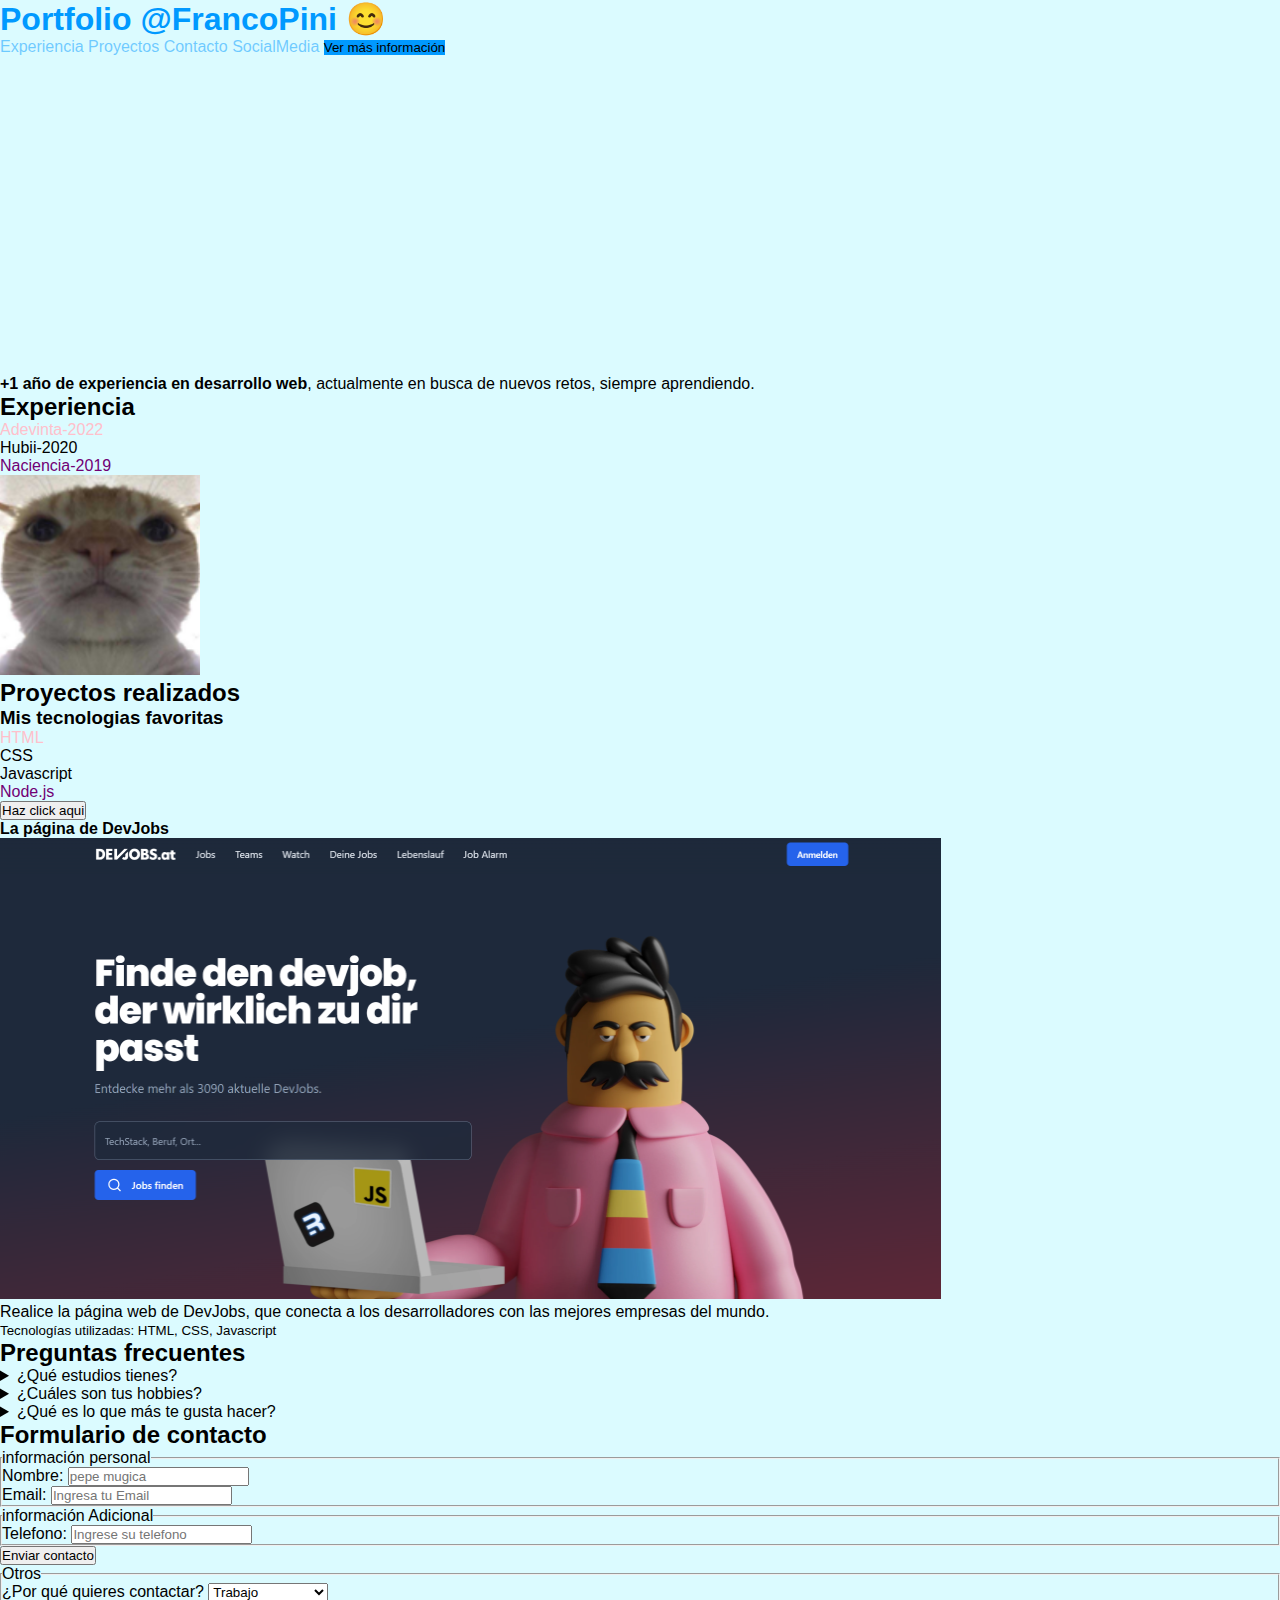
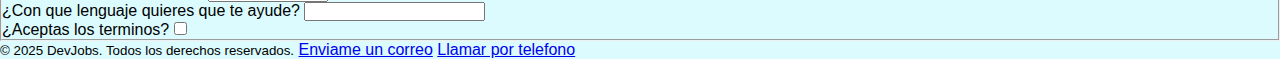
<file: 00-1-curso_completo-html/index.html>
<!DOCTYPE html>
<html lang="en">
  <head>
    <meta charset="UTF-8" />
    <meta name="viewport" content="width=device-width, initial-scale=1.0" />
    <meta http-equiv="X-UA-Compatible" content="ie=edge" />
    <meta name="description" content="Portfolio Franco Pini" />
    <meta
      name="description"
      content="Este es el portfolio de un desarrollador miau miau" />
    <!--
      <meta
      name="theme-color"
      content="#09f" />
    -->
    <link rel="stylesheet" href="./styles.css" />
    <title>Portfolio FranDev</title>
  </head>
  <body>
    <header>
      <h1>Portfolio @FrancoPini 😊</h1>
      <nav>
        <a class="link" href="#experiencia">Experiencia</a>
        <a class="link" href="#proyectos">Proyectos</a>
        <a class="link" href="#contacto">Contacto</a>
        <a
          class="link"
          href="https://www.jscamp.dev/html-y-css/que-es-css"
          target="_blank"
          rel="noreferrer"
          >SocialMedia</a
        >
        <button id="show">Ver más información</button>

        <dialog id="dialog">
          <h1>¿Sabías que puedes abrir una modal así?</h1>
          <p>Y es totalmente nativo!</p>
          <button id="hide">Cerrar modal</button>
        </dialog>

        <script>
          window.show.addEventListener("click", () => {
            window.dialog.showModal();
          });

          window.hide.addEventListener("click", () => {
            window.dialog.close();
          });
        </script>

        <!--El atributo rel="noreferrer" es para que el navegador no siga el enlace, porque es un link externo, y el problema puede dar todos los datos del usuario de donde viene, como su password o token o enlaces previos"-->
      </nav>
    </header>

    <!--  <dialog >
      <h2>¿Sabias que puedes abrir un modal asi?</h2>
      <p>Y es totalmente nativo!</p>
      <button>Cerrar modal</button>
    </dialog> -->

    <iframe
      width="560"
      height="315"
      src="https://www.youtube.com/embed/i9M7gdzlA7I?start=80"
      title="YouTube video player"
      frameborder="0"
      allow="accelerometer; autoplay; clipboard-write; encrypted-media; gyroscope; picture-in-picture"
      allowfullscreen>
    </iframe>

    <main>
      <p class="description">
        <strong>+1 año de experiencia en desarrollo web</strong>, actualmente en
        busca de nuevos retos, siempre aprendiendo.
      </p>
      <h2 id="experiencia">Experiencia</h2>
      <ul>
        <li class="list-item">Adevinta-2022</li>
        <li class="list-item">Hubii-2020</li>
        <li class="list-item">Naciencia-2019</li>
      </ul>
      <img
        id="photo-image"
        width="200px"
        height="200px"
        title="Foto de gato programador"
        alt="Una fotografia de un gato programador"
        src="./images/Captura de pantalla 2025-07-23 164405.png" />

      <h2 id="proyectos">Proyectos realizados</h2>
      <aside>
        <header>
          <h3>Mis tecnologias favoritas</h3>
          <ol>
            <li>HTML</li>
            <li>CSS</li>
            <li>Javascript</li>
            <li>Node.js</li>
          </ol>
        </header>
      </aside>

      <button>Haz click aqui</button>

      <section>
        <article>
          <header>
            <h4>La página de DevJobs</h4>
            <img
              src="./images/image.png"
              alt="Página de DevJobs"
              loading="lazy"
              width="941px"
              height="461px" />
            <!--El atributo loading="lazy" es para que la imagen se cargue cuando se hace scroll, para mejorar el rendimiento, y no tener que esperar a que se cargue toda la imagen-->
          </header>
          <p>
            Realice la página web de DevJobs, que conecta a los desarrolladores
            con las mejores empresas del mundo.
          </p>
          <footer>
            <small> Tecnologías utilizadas: HTML, CSS, Javascript </small>
          </footer>
        </article>
      </section>

      <section>
        <h2>Preguntas frecuentes</h2>

        <details>
          <summary>¿Qué estudios tienes?</summary>
          <p>
            Estudié en la Facultad de Informática, la carrera de Desarrollo de
            Software.
          </p>
        </details>

        <details>
          <summary>¿Cuáles son tus hobbies?</summary>
          <p>Tengo un gato, y me gusta jugar al fútbol y hacer deporte.</p>
        </details>

        <details>
          <summary>¿Qué es lo que más te gusta hacer?</summary>
          <p>
            Me gusta hacer deporte, jugar al fútbol y ver películas con mi gato.
          </p>
        </details>
      </section>

      <section>
        <h2>Formulario de contacto</h2>
        <form method="post" action="/">
          <fieldset>
            <!--Es una etiqueta que agrupa los diferentes tipos de inputs-->
            <legend>información personal</legend>
            <label for="name">Nombre:</label>
            <input
              type="text"
              id="name"
              name="name"
              placeholder="pepe mugica"
              required />
            <div>
              <label for="email">Email:</label>
              <input
                type="email"
                id="email"
                placeholder="Ingresa tu Email"
                required />
            </div>
          </fieldset>

          <fieldset>
            <legend>información Adicional</legend>
            <div>
              <label>Telefono:</label>
              <input
                type="tel"
                id="number"
                placeholder="Ingrese su telefono"
                required />
            </div>
          </fieldset>
          <input type="submit" value="Enviar contacto" />

          <fieldset>
            <legend>Otros</legend>
            <div>
              <label for="why">¿Por qué quieres contactar?</label>
              <select name="why" id="why">
                <option value="1">Trabajo</option>
                <option value="2">Duda</option>
                <option value="3">Más información</option>
              </select>
            </div>
            <div>
              <datalist id="lenguages">
                <option value="Javascript"></option>
                <option value="Python"></option>
                <option value="C#"></option>
                <option value="Rust"></option>
              </datalist>
              <label>
                ¿Con que lenguaje quieres que te ayude?
                <input list="lenguages" name="lenguages" />
              </label>
            </div>
            <div>
              <label for="terms">¿Aceptas los terminos?</label>
              <input type="checkbox" id="terms" name="terms" required />
            </div>
          </fieldset>
        </form>
      </section>
    </main>

    <footer>
      <small>© 2025 DevJobs. Todos los derechos reservados.</small>

      <a href="mailto:Oq2Ct@example.com">Enviame un correo</a>
      <a href="tel:123456789">Llamar por telefono </a>
    </footer>
  </body>
</html>
</file>
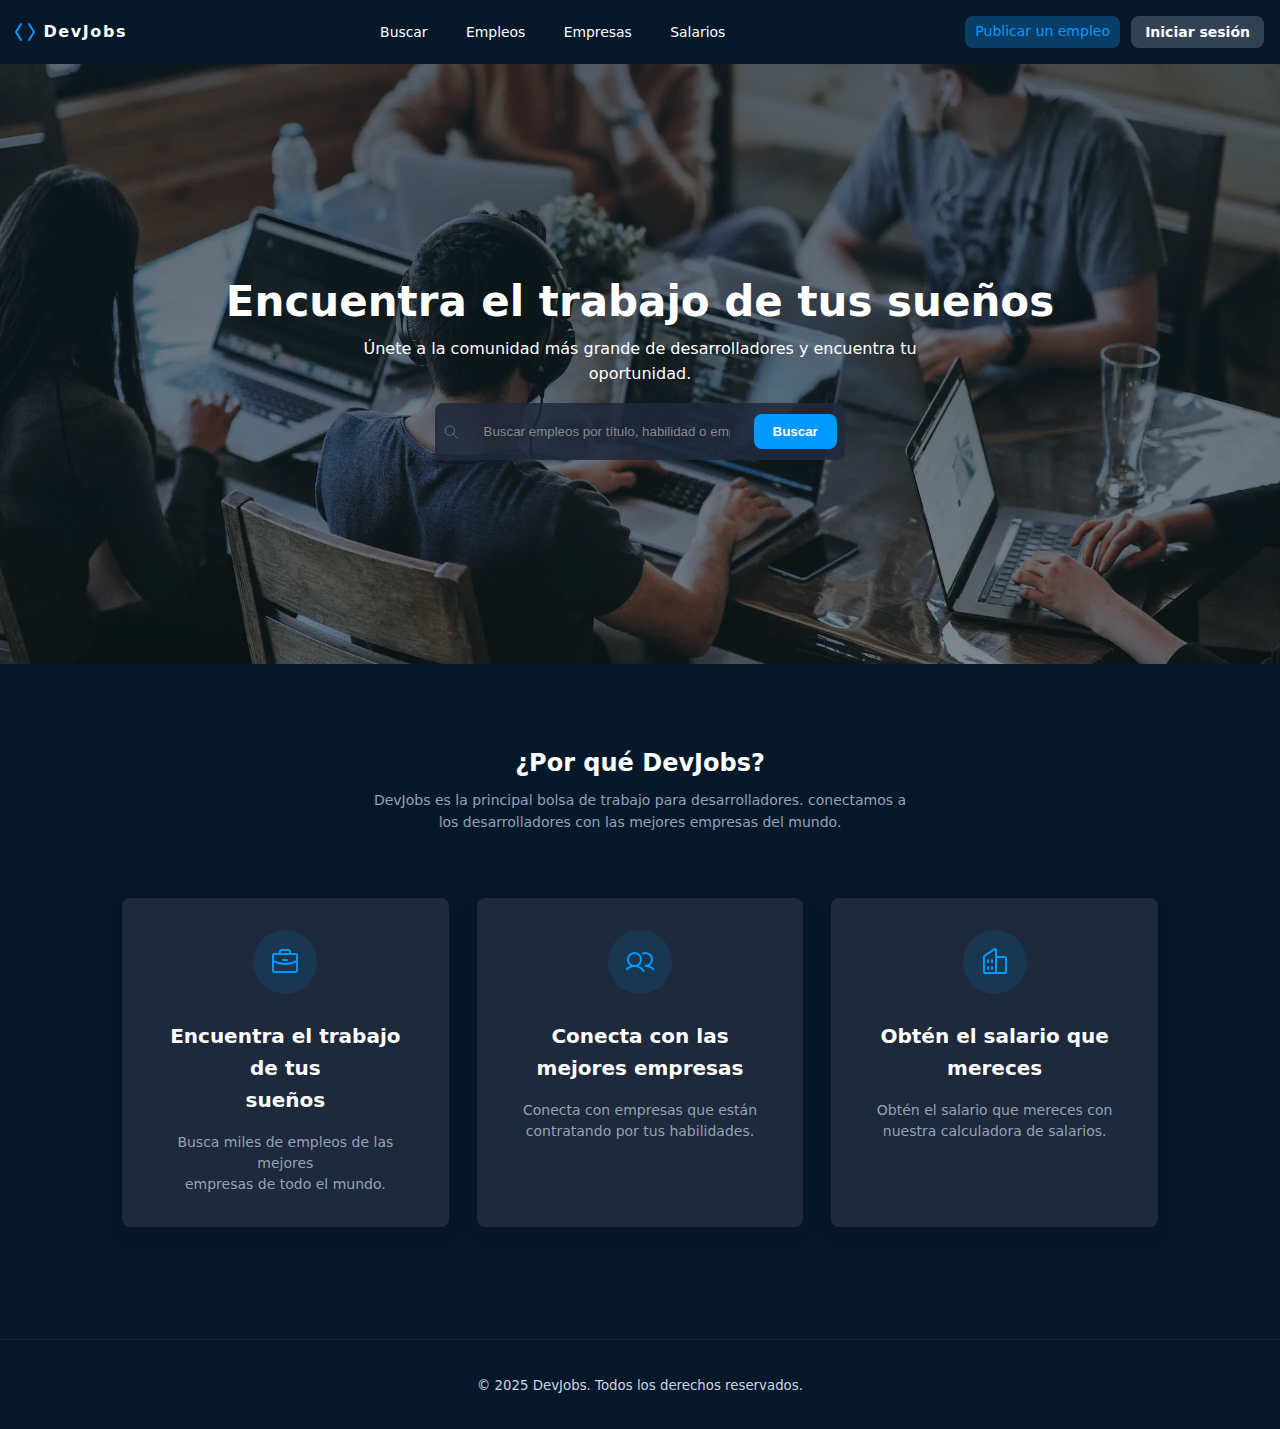
<file: 00-html-css/index.html>
<!DOCTYPE html>
<html lang="es">
  <head>
    <meta charset="UTF-8" />
    <meta name="viewport" content="width=device-width, initial-scale=1.0" />
    <meta http-equiv="X-UA-Compatible" content="ie=edge" />
    <link rel="stylesheet" href="./index.css" />
    <link rel="icon" href="./images/en.devjobs.de_favicon_16x16.png" />
    <meta
      name="description"
      content="DevJobs es la plataforma por excelencia para desarrolladores, donde podrás encontrar el trabajo de tus sueños" />
    <title>DevJobs</title>
  </head>

  <body>
    <header class="site-header">
      <div class="site-brand">
        <svg
          class="icon"
          xmlns="http://www.w3.org/2000/svg"
          width="24"
          height="24"
          viewBox="0 0 24 24"
          fill="none"
          stroke="currentColor"
          stroke-width="2"
          stroke-linecap="round"
          stroke-linejoin="round">
          <path stroke="none" d="M0 0h24v24H0z" fill="none" />
          <path d="M8 4l-5 8l5 8" />
          <path d="M16 4l5 8l-5 8" />
        </svg>
        <a class="site-brand__title" href="index.html">DevJobs</a>
      </div>

      <!--Los atributos de rel noopener es para que no abra ciertos datos, y el noreferrer es para que no se muestre la referencia por ejemplo de donde viene el usuario desde la url-->
      <nav class="nav">
        <div class="nav__links">
          <a class="nav__link" href="">Buscar</a>
          <a
            class="nav__link"
            rel="noopener noreferrer"
            href="empleos/empleos.html"
            >Empleos</a
          >
          <a class="nav__link" href="">Empresas</a>
          <a class="nav__link" href="">Salarios</a>
        </div>

        <div class="nav__actions">
          <a class="btn btn--ghost" href="">Publicar un empleo</a>
          <a class="btn btn--primary" href="">Iniciar sesión</a>
        </div>
      </nav>
    </header>

    <main class="site-main">
      <section class="hero">
        <img
          loading="lazy"
          class="hero__image"
          src="./images/background.webp"
          alt="Es una fondo de desarrolladores programando" />
        <h1 class="hero__title">Encuentra el trabajo de tus sueños</h1>
        <p class="hero__lead">
          Únete a la comunidad más grande de desarrolladores y encuentra tu<br />
          <span class="hero__oportunidad">oportunidad.</span>
        </p>

        <form role="search" class="search-form">
          <svg
            class="icon icon--search"
            xmlns="http://www.w3.org/2000/svg"
            width="24"
            height="24"
            viewBox="0 0 24 24"
            fill="none"
            stroke="currentColor"
            stroke-width="1"
            stroke-linecap="round"
            stroke-linejoin="round">
            <path stroke="none" d="M0 0h24v24H0z" fill="none" />
            <path d="M10 10m-7 0a7 7 0 1 0 14 0a7 7 0 1 0 -14 0" />
            <path d="M21 21l-6 -6" />
          </svg>

          <input
            class="search-form__input"
            required
            type="text"
            placeholder="Buscar empleos por título, habilidad o empresa" />
          <button class="btn btn--search" type="submit">Buscar</button>
        </form>
      </section>

      <section class="features">
        <header class="features__header">
          <h2 class="features__title">¿Por qué DevJobs?</h2>
          <p class="features__lead">
            DevJobs es la principal bolsa de trabajo para desarrolladores.
            conectamos a <br />los desarrolladores con las mejores empresas del
            mundo.
          </p>
        </header>

        <footer class="features__grid">
          <article class="card">
            <svg
              class="card__icon"
              fill="currentColor"
              height="32"
              viewBox="0 0 256 256"
              width="32"
              xmlns="http://www.w3.org/2000/svg"
              aria-hidden="true">
              <path
                d="M216,56H176V48a24,24,0,0,0-24-24H104A24,24,0,0,0,80,48v8H40A16,16,0,0,0,24,72V200a16,16,0,0,0,16,16H216a16,16,0,0,0,16-16V72A16,16,0,0,0,216,56ZM96,48a8,8,0,0,1,8-8h48a8,8,0,0,1,8,8v8H96ZM216,72v41.61A184,184,0,0,1,128,136a184.07,184.07,0,0,1-88-22.38V72Zm0,128H40V131.64A200.19,200.19,0,0,0,128,152a200.25,200.25,0,0,0,88-20.37V200ZM104,112a8,8,0,0,1,8-8h32a8,8,0,0,1,0,16H112A8,8,0,0,1,104,112Z"></path>
            </svg>
            <h3 class="card__title">
              Encuentra el trabajo de tus <br />sueños
            </h3>
            <p class="card__text">
              Busca miles de empleos de las mejores <br />
              empresas de todo el mundo.
            </p>
          </article>

          <article class="card">
            <svg
              class="card__icon"
              fill="currentColor"
              height="32"
              viewBox="0 0 256 256"
              width="32"
              xmlns="http://www.w3.org/2000/svg"
              aria-hidden="true">
              <path
                d="M117.25,157.92a60,60,0,1,0-66.5,0A95.83,95.83,0,0,0,3.53,195.63a8,8,0,1,0,13.4,8.74,80,80,0,0,1,134.14,0,8,8,0,0,0,13.4-8.74A95.83,95.83,0,0,0,117.25,157.92ZM40,108a44,44,0,1,1,44,44A44.05,44.05,0,0,1,40,108Zm210.14,98.7a8,8,0,0,1-11.07-2.33A79.83,79.83,0,0,0,172,168a8,8,0,0,1,0-16,44,44,0,1,0-16.34-84.87,8,8,0,1,1-5.94-14.85,60,60,0,0,1,55.53,105.64,95.83,95.83,0,0,1,47.22,37.71A8,8,0,0,1,250.14,206.7Z"></path>
            </svg>
            <h3 class="card__title">Conecta con las mejores empresas</h3>
            <p class="card__text">
              Conecta con empresas que están contratando por tus habilidades.
            </p>
          </article>

          <article class="card">
            <svg
              class="card__icon"
              fill="currentColor"
              height="32"
              viewBox="0 0 256 256"
              width="32"
              xmlns="http://www.w3.org/2000/svg"
              aria-hidden="true">
              <path
                d="M240,208H224V96a16,16,0,0,0-16-16H144V32a16,16,0,0,0-24.88-13.32L39.12,72A16,16,0,0,0,32,85.34V208H16a8,8,0,0,0,0,16H240a8,8,0,0,0,0-16ZM208,96V208H144V96ZM48,85.34,128,32V208H48ZM112,112v16a8,8,0,0,1-16,0V112a8,8,0,1,1,16,0Zm-32,0v16a8,8,0,0,1-16,0V112a8,8,0,1,1,16,0Zm0,56v16a8,8,0,0,1-16,0V168a8,8,0,0,1,16,0Zm32,0v16a8,8,0,0,1-16,0V168a8,8,0,0,1,16,0Z"></path>
            </svg>
            <h3 class="card__title">Obtén el salario que mereces</h3>
            <p class="card__text">
              Obtén el salario que mereces con nuestra calculadora de salarios.
            </p>
          </article>
        </footer>
      </section>
    </main>

    <footer class="site-footer">
      <small>© 2025 DevJobs. Todos los derechos reservados.</small>
    </footer>
  </body>
</html>
</file>
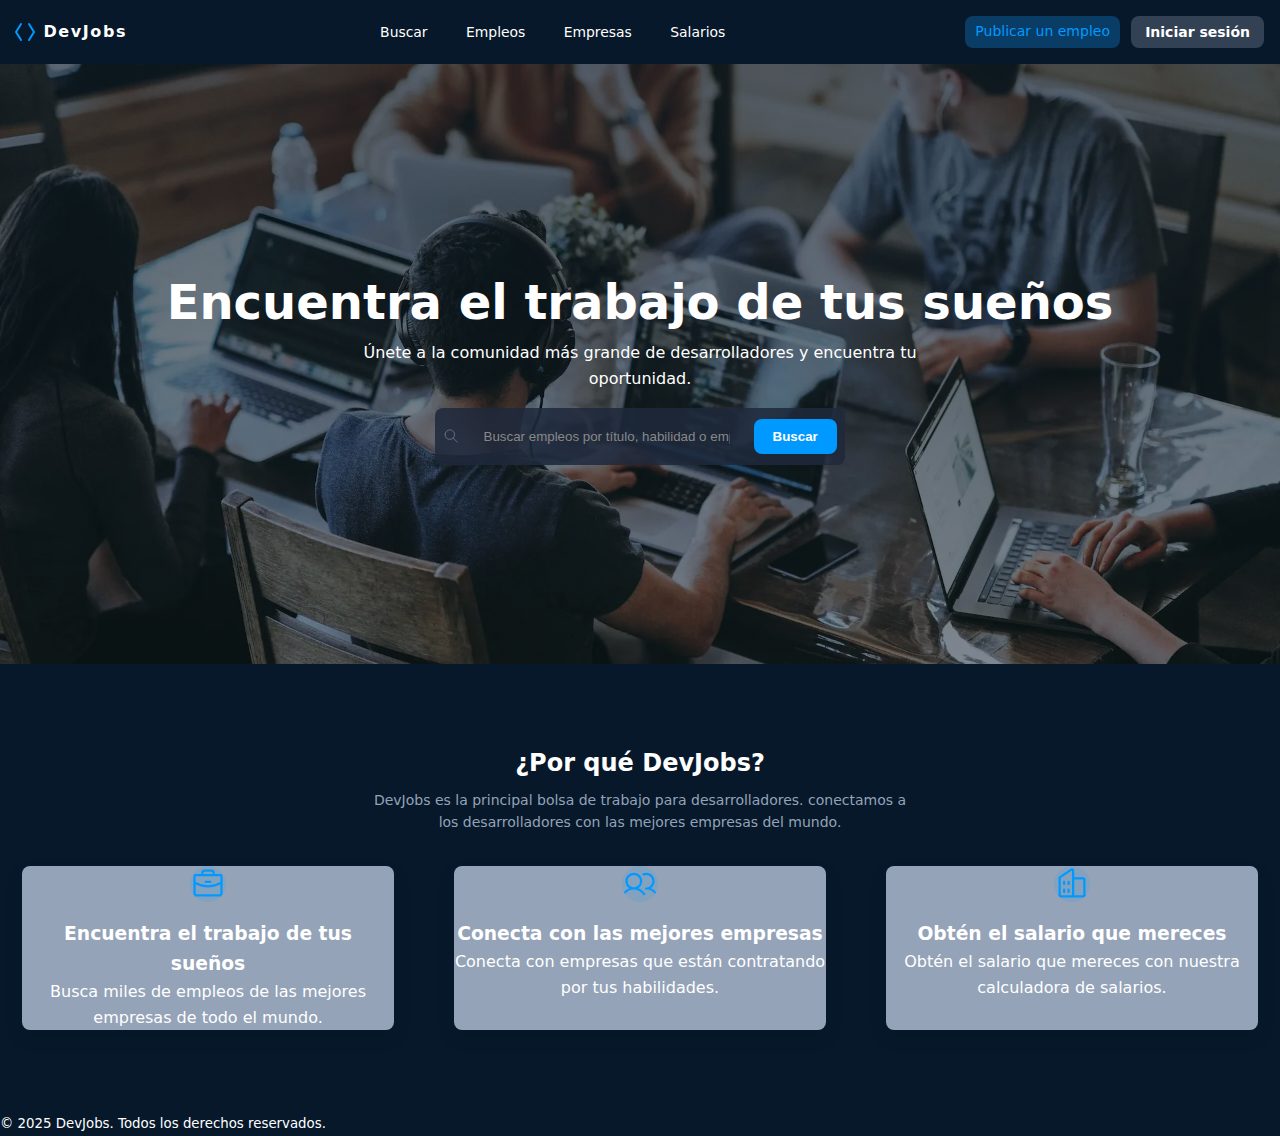
<file: 00-html-css/pagina-inicio.html>
<!DOCTYPE html>
<html lang="es">
  <head>
    <meta charset="UTF-8" />
    <meta name="viewport" content="width=device-width, initial-scale=1.0" />
    <meta http-equiv="X-UA-Compatible" content="ie=edge" />
    <link rel="stylesheet" href="./styles.css" />
    <meta
      name="description"
      content="DevJobs es la plataforma por excelencia para desarrolladores, donde podrás encontrar el trabajo de tus sueños" />
    <title>DevJobs</title>
  </head>

  <body>
    <header class="site-header">
      <div class="site-brand">
        <svg
          class="icon"
          xmlns="http://www.w3.org/2000/svg"
          width="24"
          height="24"
          viewBox="0 0 24 24"
          fill="none"
          stroke="currentColor"
          stroke-width="2"
          stroke-linecap="round"
          stroke-linejoin="round">
          <path stroke="none" d="M0 0h24v24H0z" fill="none" />
          <path d="M8 4l-5 8l5 8" />
          <path d="M16 4l5 8l-5 8" />
        </svg>
        <h2 class="site-brand__title">DevJobs</h2>
      </div>

      <nav class="nav">
        <div class="nav__links">
          <a class="nav__link" href="">Buscar</a>
          <a class="nav__link" href="">Empleos</a>
          <a class="nav__link" href="">Empresas</a>
          <a class="nav__link" href="">Salarios</a>
        </div>

        <div class="nav__actions">
          <a class="btn btn--ghost" href="">Publicar un empleo</a>
          <a class="btn btn--primary" href="">Iniciar sesión</a>
        </div>
      </nav>
    </header>

    <main class="site-main">
      <section class="hero">
        <img
          loading="lazy"
          class="hero__image"
          src="./background.webp"
          alt="Es una fondo de desarrolladores programando" />
        <h1 class="hero__title">Encuentra el trabajo de tus sueños</h1>
        <p class="hero__lead">
          Únete a la comunidad más grande de desarrolladores y encuentra tu<br />
          <span class="hero__oportunidad">oportunidad.</span>
        </p>

        <form role="search" class="search-form">
          <svg
            class="icon icon--search"
            xmlns="http://www.w3.org/2000/svg"
            width="24"
            height="24"
            viewBox="0 0 24 24"
            fill="none"
            stroke="currentColor"
            stroke-width="1"
            stroke-linecap="round"
            stroke-linejoin="round">
            <path stroke="none" d="M0 0h24v24H0z" fill="none" />
            <path d="M10 10m-7 0a7 7 0 1 0 14 0a7 7 0 1 0 -14 0" />
            <path d="M21 21l-6 -6" />
          </svg>

          <input
            class="search-form__input"
            required
            type="text"
            placeholder="Buscar empleos por título, habilidad o empresa" />
          <button class="btn btn--search" type="submit">Buscar</button>
        </form>
      </section>

      <section class="features">
        <header class="features__header">
          <h2 class="features__title">¿Por qué DevJobs?</h2>
          <p class="features__lead">
            DevJobs es la principal bolsa de trabajo para desarrolladores.
            conectamos a <br />los desarrolladores con las mejores empresas del
            mundo.
          </p>
        </header>

        <footer class="features__grid">
          <article class="card">
            <svg
              class="card__icon"
              fill="currentColor"
              height="32"
              viewBox="0 0 256 256"
              width="32"
              xmlns="http://www.w3.org/2000/svg"
              aria-hidden="true">
              <path
                d="M216,56H176V48a24,24,0,0,0-24-24H104A24,24,0,0,0,80,48v8H40A16,16,0,0,0,24,72V200a16,16,0,0,0,16,16H216a16,16,0,0,0,16-16V72A16,16,0,0,0,216,56ZM96,48a8,8,0,0,1,8-8h48a8,8,0,0,1,8,8v8H96ZM216,72v41.61A184,184,0,0,1,128,136a184.07,184.07,0,0,1-88-22.38V72Zm0,128H40V131.64A200.19,200.19,0,0,0,128,152a200.25,200.25,0,0,0,88-20.37V200ZM104,112a8,8,0,0,1,8-8h32a8,8,0,0,1,0,16H112A8,8,0,0,1,104,112Z"></path>
            </svg>
            <h3 class="card__title">
              Encuentra el trabajo de tus <br />sueños
            </h3>
            <p class="card__text">
              Busca miles de empleos de las mejores <br />
              empresas de todo el mundo.
            </p>
          </article>

          <article class="card">
            <svg
              class="card__icon"
              fill="currentColor"
              height="32"
              viewBox="0 0 256 256"
              width="32"
              xmlns="http://www.w3.org/2000/svg"
              aria-hidden="true">
              <path
                d="M117.25,157.92a60,60,0,1,0-66.5,0A95.83,95.83,0,0,0,3.53,195.63a8,8,0,1,0,13.4,8.74,80,80,0,0,1,134.14,0,8,8,0,0,0,13.4-8.74A95.83,95.83,0,0,0,117.25,157.92ZM40,108a44,44,0,1,1,44,44A44.05,44.05,0,0,1,40,108Zm210.14,98.7a8,8,0,0,1-11.07-2.33A79.83,79.83,0,0,0,172,168a8,8,0,0,1,0-16,44,44,0,1,0-16.34-84.87,8,8,0,1,1-5.94-14.85,60,60,0,0,1,55.53,105.64,95.83,95.83,0,0,1,47.22,37.71A8,8,0,0,1,250.14,206.7Z"></path>
            </svg>
            <h3 class="card__title">Conecta con las mejores empresas</h3>
            <p class="card__text">
              Conecta con empresas que están contratando por tus habilidades.
            </p>
          </article>

          <article class="card">
            <svg
              class="card__icon"
              fill="currentColor"
              height="32"
              viewBox="0 0 256 256"
              width="32"
              xmlns="http://www.w3.org/2000/svg"
              aria-hidden="true">
              <path
                d="M240,208H224V96a16,16,0,0,0-16-16H144V32a16,16,0,0,0-24.88-13.32L39.12,72A16,16,0,0,0,32,85.34V208H16a8,8,0,0,0,0,16H240a8,8,0,0,0,0-16ZM208,96V208H144V96ZM48,85.34,128,32V208H48ZM112,112v16a8,8,0,0,1-16,0V112a8,8,0,1,1,16,0Zm-32,0v16a8,8,0,0,1-16,0V112a8,8,0,1,1,16,0Zm0,56v16a8,8,0,0,1-16,0V168a8,8,0,0,1,16,0Zm32,0v16a8,8,0,0,1-16,0V168a8,8,0,0,1,16,0Z"></path>
            </svg>
            <h3 class="card__title">Obtén el salario que mereces</h3>
            <p class="card__text">
              Obtén el salario que mereces con nuestra calculadora de salarios.
            </p>
          </article>
        </footer>
      </section>
    </main>

    <footer class="site-footer">
      <small>© 2025 DevJobs. Todos los derechos reservados.</small>
    </footer>
  </body>
</html>
</file>
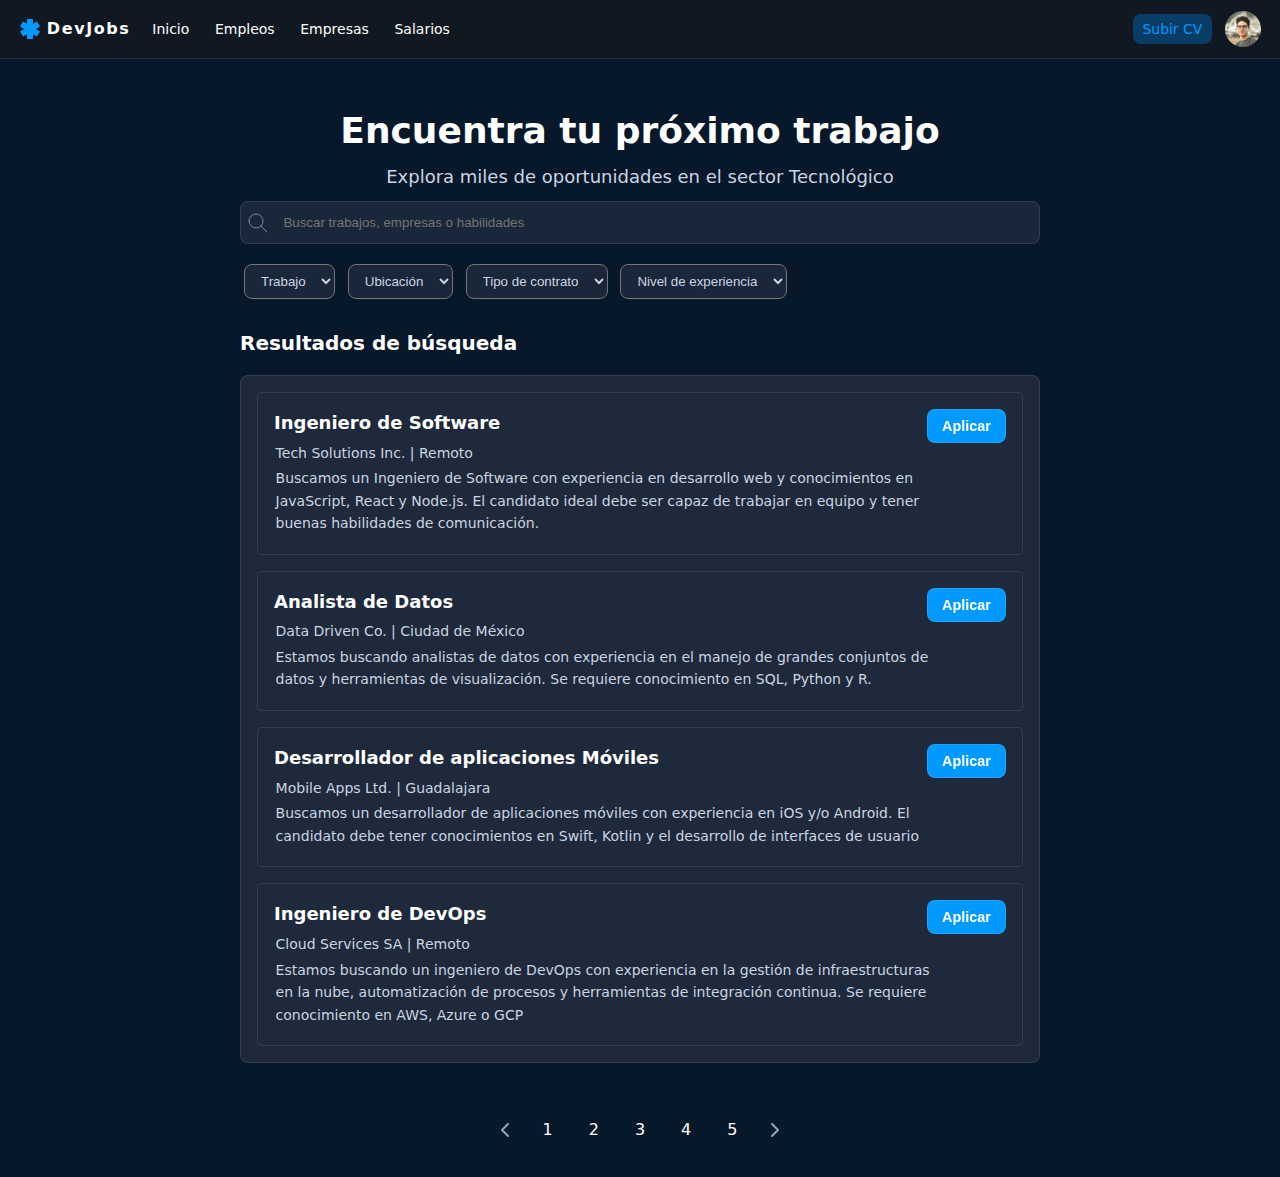
<file: 00-html-css/empleos/empleos.html>
<!DOCTYPE html>
<html lang="es">
  <head>
    <meta charset="UTF-8" />
    <meta name="viewport" content="width=device-width, initial-scale=1.0" />
    <meta http-equiv="X-UA-Compatible" content="ie=edge" />
    <link rel="stylesheet" href="./empleos.css" />
    <link rel="icon" href="./images/en.devjobs.de_favicon_16x16.png" />
    <meta
      name="description"
      content="Listado con empleos y filtros para encontrar el trabajo de tus sueños" />
    <title>DevJobs - Empleos</title>
  </head>
  <!--Shortcut Ctrl + f -> buscador de texto-->
  <body class="site-body">
    <header class="site__header" role="banner">
      <div class="brand">
        <svg
          class="icon-nav"
          fill="none"
          viewBox="0 0 48 48"
          xmlns="http://www.w3.org/2000/svg">
          <path
            clip-rule="evenodd"
            d="M12.0799 24L4 19.2479L9.95537 8.75216L18.04 13.4961L18.0446 4H29.9554L29.96 13.4961L38.0446 8.75216L44 19.2479L35.92 24L44 28.7521L38.0446 39.2479L29.96 34.5039L29.9554 44H18.0446L18.04 34.5039L9.95537 39.2479L4 28.7521L12.0799 24Z"
            fill="currentColor"
            fill-rule="evenodd"></path>
        </svg>
        <a class="brand__link" href="../index.html">DevJobs</a>
        <nav class="main-nav" aria-label="Navegación principal">
          <div class="nav-links">
            <a class="nav-link" href="">Inicio</a>
            <a class="nav-link" href="">Empleos</a>
            <a class="nav-link" href="">Empresas</a>
            <a class="nav-link" href="">Salarios</a>
          </div>
        </nav>
      </div>

      <div class="nav-user">
        <a class="nav-link-push" href="">Subir CV</a>
        <img
          class="user-avatar"
          width="36px"
          height="36px"
          src="images/ed7055b68adec22bfa8a88d441e83e9a.png"
          alt="Imagen de usuario" />
      </div>
    </header>
    <main class="site-main">
      <div class="hero-2">
        <h1 class="hero__title">Encuentra tu próximo trabajo</h1>
        <p class="hero__subtitle">
          Explora miles de oportunidades en el sector Tecnológico
        </p>
      </div>
      <form
        class="search__form"
        role="search"
        onclick="document.querySelector('.search-input').focus()">
        <svg
          class="icon icon--search"
          aria-label="buscar"
          xmlns="http://www.w3.org/2000/svg"
          width="24"
          height="24"
          viewBox="0 0 24 24"
          fill="none"
          stroke="currentColor"
          stroke-width="1"
          stroke-linecap="round"
          stroke-linejoin="round">
          <path stroke="none" d="M0 0h24v24H0z" fill="none" />
          <path d="M10 10m-7 0a7 7 0 1 0 14 0a7 7 0 1 0 -14 0" />
          <path d="M21 21l-6 -6" />
        </svg>
        <input
          class="search-input"
          type="search"
          placeholder="Buscar trabajos, empresas o habilidades" />
      </form>
      <div class="filters" aria-label="Filtros de búsqueda">
        <select class="filter" name="why" id="why-job">
          <option value="1">Trabajo</option>
          <option value="2"></option>
          <option value="3"></option>
        </select>
        <select class="filter" name="why" id="why-location">
          <option value="1">Ubicación</option>
          <option value="2"></option>
          <option value="3"></option>
        </select>
        <select class="filter" name="why" id="why-contract">
          <option value="1">Tipo de contrato</option>
          <option value="2"></option>
          <option value="3"></option>
        </select>
        <select class="filter" name="why" id="why-experience">
          <option value="1">Nivel de experiencia</option>
          <option value="2"></option>
          <option value="3"></option>
        </select>
      </div>
      <h3 class="section-title">Resultados de búsqueda</h3>
      <section class="results" aria-label="Resultados de búsqueda">
        <article class="job-card">
          <h4 class="job-title">Ingeniero de Software</h4>
          <p class="job-meta">Tech Solutions Inc. | Remoto</p>
          <p class="job-desc">
            Buscamos un Ingeniero de Software con experiencia en desarrollo web
            y conocimientos en JavaScript, React y Node.js. El candidato ideal
            debe ser capaz de trabajar en equipo y tener buenas habilidades de
            comunicación.
          </p>
          <button class="btn btn--primary" aria-label="Aplicar">Aplicar</button>
        </article>

        <article class="job-card">
          <h4 class="job-title">Analista de Datos</h4>
          <p class="job-meta">Data Driven Co. | Ciudad de México</p>
          <p class="job-desc">
            Estamos buscando analistas de datos con experiencia en el manejo de
            grandes conjuntos de datos y herramientas de visualización. Se
            requiere conocimiento en SQL, Python y R.
          </p>
          <button class="btn btn--primary" aria-label="Aplicar">Aplicar</button>
        </article>

        <article class="job-card">
          <h4 class="job-title">Desarrollador de aplicaciones Móviles</h4>
          <p class="job-meta">Mobile Apps Ltd. | Guadalajara</p>
          <p class="job-desc">
            Buscamos un desarrollador de aplicaciones móviles con experiencia en
            iOS y/o Android. El candidato debe tener conocimientos en Swift,
            Kotlin y el desarrollo de interfaces de usuario
          </p>
          <button class="btn btn--primary" aria-label="Aplicar">Aplicar</button>
        </article>

        <article class="job-card">
          <h4 class="job-title">Ingeniero de DevOps</h4>
          <p class="job-meta">Cloud Services SA | Remoto</p>
          <p class="job-desc">
            Estamos buscando un ingeniero de DevOps con experiencia en la
            gestión de infraestructuras en la nube, automatización de procesos y
            herramientas de integración continua. Se requiere conocimiento en
            AWS, Azure o GCP
          </p>
          <button class="btn btn--primary" aria-label="Aplicar">Aplicar</button>
        </article>
      </section>
    </main>
    <footer class="site-footer" role="contentinfo">
      <div class="footer-pagination" role="navigation" aria-label="Página">
        <nav
          aria-label="Paginación de resultados"
          class="pagination"
          role="navigation">
          <ul class="pagination-list">
            <svg
              xmlns="http://www.w3.org/2000/svg"
              width="24"
              height="24"
              viewBox="0 0 24 24"
              fill="none"
              stroke="currentColor"
              stroke-width="2"
              stroke-linecap="round"
              stroke-linejoin="round"
              class="icon icon-tabler icons-tabler-outline icon-tabler-chevron-left">
              <path stroke="none" d="M0 0h24v24H0z" fill="none" />
              <path d="M15 6l-6 6l6 6" />
            </svg>
            <a href="#" aria-label="Página 1" class="active">1</a>
            <a href="#" aria-label="Página 2" class="active">2</a>
            <a href="#" aria-label="Página 3" class="active">3</a>
            <a href="#" aria-label="Página 4" class="active">4</a>
            <a href="#" aria-label="Página 5" class="active">5</a>
            <svg
              xmlns="http://www.w3.org/2000/svg"
              width="24"
              height="24"
              viewBox="0 0 24 24"
              fill="none"
              stroke="currentColor"
              stroke-width="2"
              stroke-linecap="round"
              stroke-linejoin="round"
              class="icon icon-tabler icons-tabler-outline icon-tabler-chevron-right">
              <path stroke="none" d="M0 0h24v24H0z" fill="none" />
              <path d="M9 6l6 6l-6 6" />
            </svg>
          </ul>
        </nav>
      </div>
    </footer>
  </body>
</html>
</file>
<file: 00-1-curso_completo-html/styles.css>
* {
  margin: 0;
  padding: 0;
  box-sizing: border-box;
}

body {
  background-color: #dbfbff;
  font-family: "sistema-ui", sans-serif; /*En caso de que no pueda cargar una fuente, se usara la fuente por defecto, esto se define como fallback.*/
}

h1 {
  color: #09f;
}

.link {
  color: #0099ff81;
  text-decoration: none;
}

/*Otra psuedoclase es :focus, se usa cuando se hace click en un elemento,por ejemplo en un input, o en un textarea.*/
.link:focus {
  outline: #6323b2 1px solid;
}

#show {
  background: #09f;
  color: fff;
  border: none;
}

/*El efecto hover se aplica cuando el cursor pasa por encima del elemento, a esto se le llama pseudoclase, una pseudoclase es un selector que se aplica a un elemento cuando se cumple una condición. a los psuedoclases se las identifican con dos puntos (:).*/
#show:hover {
  background: #fff;
  color: #09f;
  border: 1px solid #09f;
  transition: all 0.3s ease-in-out;
  cursor: pointer;
}

/*Luego tenemos otra psuedoclase que se llama :active, se usa cuando se hace click en un elemento.*/
#show:active {
  outline: 6px solid #6323b2;
}

/*En los dos ejemplos de abajo, podemos observar dos pseudoelementos, lo que indica el primero es el primer hijo y el segundo es el ultimo hijo, */
li:first-child {
  color: #ffc0cb;
}
li:last-child {
  color: #710075;
}
</file>
<file: 00-html-css/index.css>
* {
  margin: 0;
  padding: 0;
  box-sizing: border-box;
}

:root {
  --primary: #3b4550;
  --primary-dark: #0a3d66;
  --primary-hover: #0d5ba8;
  --primary-light: #09f;
  --background: #06182a;
  --text-primary: #ffffff;
  --text-secondary: #cbd5e1;
  --text-muted: #94a3b8;
  --border: rgba(255, 255, 255, 0.1);
  --card-bg: #1e293b;
  --shadow: rgba(0, 0, 0, 0.3);
  --input-bg: #1e293b;
  --hsla-example: hsla(210, 100%, 56%, 1);
}

@font-face {
  font-family: "Inter Variable";
  font-style: normal;
  font-display: swap;
  font-weight: 100 900;
  src: url(https://cdn.jsdelivr.net/fontsource/fonts/inter:vf@latest/latin-wght-normal.woff2)
    format("woff2-variations");
  unicode-range: U+0000-00FF, U+0131, U+0152-0153, U+02BB-02BC, U+02C6, U+02DA,
    U+02DC, U+0304, U+0308, U+0329, U+2000-206F, U+20AC, U+2122, U+2191, U+2193,
    U+2212, U+2215, U+FEFF, U+FFFD;
}

body {
  font-family: system-ui, -apple-system, BlinkMacSystemFont, "Segoe UI", Roboto,
    Oxygen, Ubuntu, Cantarell, "Open Sans", "Helvetica Neue", sans-serif;
  background-color: var(--background);
  color: var(--text-primary);
  min-height: 100vh;
  display: flex;
  flex-direction: column;
  line-height: 1.6;
}

/*Contenedor padre del header, donde esta el nav*/
.site-header {
  display: flex;
  flex-direction: row;
  justify-content: space-between;
  padding: 8px;
  width: 100%;
}

/*Contenedor del logo*/
.site-brand {
  display: flex;
  flex-direction: row;
  align-items: center;
  gap: 0.4rem;
  padding: 3px;
  margin: 2px;
}

/*Titulo del logo*/
.site-brand__title {
  font-size: 1rem;
  color: var(--text-primary);
  letter-spacing: 0.1rem;
  text-decoration: none;
  font-weight: 700;
}

/*Icono del logo*/
.icon {
  width: 24px;
  height: 24px;
  color: #09f;
}

.nav {
  flex: 1;
  display: flex;
  flex-direction: row;
  padding: 6px;
  margin: 2px;
  text-decoration: none;
}

.nav__links {
  margin: 0 auto;
  display: flex;
  gap: 2.4rem;
  font-size: 0.87rem;
  align-items: center;
}
.nav__actions {
  display: flex;
  gap: 0.7rem;
}

.nav__link {
  text-decoration: none;
  color: var(--text-primary);
  transition: all 0.3s ease-in-out;
}
.nav__link:hover {
  color: var(--primary-light);
}

.btn--ghost {
  text-decoration: none;
  font-size: 14px;
  color: var(--primary-light);
  background: var(--primary-dark);
  border-radius: 0.5rem;
  padding: 4px 10px;
}

.btn--primary {
  text-decoration: none;
  font-size: 14px;
  color: var(--text-primary);
  background: #324154;
  padding: 5px 14px;
  border-radius: 0.5rem;
  font-weight: 700;
}

.btn--search {
  color: var(--text-primary);
  background: var(--primary-light);
  border-radius: 8px;
  border: none;
  padding: 10px 19px;
  font-weight: 700;
}

/* new: usar imagen como background del hero y que llegue hasta el input */
.hero {
  position: relative;
  background-image: url("./images/background.webp");
  background-size: cover;
  background-position: center;
  background-repeat: no-repeat;
  min-height: 600px;
  display: flex;
  flex-direction: column;
  justify-content: center;
  align-items: center;
  color: var(--text-primary);
}

.hero__title {
  font-size: 48px;
  font-weight: 700;
}

/* overlay para mejorar contraste del texto sobre la imagen */
/*Pseudoclases (un :)

-Representan estados especiales de un elemento
-Ejemplos: :hover, :focus, :first-child
-Se usan para estilar elementos en diferentes estados
-Pseudoelementos (dos ::)

-Crean elementos nuevos que no existen en el HTML
-Ejemplos: ::before, ::after, ::first-line
-Se usan para añadir contenido decorativo*/
.hero::before {
  content: "";
  position: absolute;
  inset: 0;
  background: linear-gradient(rgba(6, 24, 42, 0.55), rgba(6, 24, 42, 0.35));
  pointer-events: none;
  z-index: 0;
}

/* que el contenido quede por encima del overlay, el signo > es un selector de hijo, y el * le dice que aplique a todos los elementos */
.hero > * {
  margin: 0 auto;
  position: relative;
  z-index: 1;
}

.hero__oportunidad {
  display: block;
  text-align: center;
}

.search-form__input {
  width: 100%;
  max-width: 500px;
  padding: 1em 1.2em;
  background: transparent;
  color: var(--text-primary);
  border: none;
  outline: none;
  box-sizing: border-box;
}

::placeholder {
  color: #888; /* color del texto del placeholder */
  opacity: 1; /* para que no se vea atenuado en algunos navegadores */
}

/* formulario por encima y con separación */
.search-form {
  position: relative;
  z-index: 2;
  display: flex;
  align-items: center;
  gap: 0.5rem;
  background: #1e293bdb;
  margin-top: 1rem;
  padding: 0.5rem;
  border-radius: 8px;
  max-width: 800px;
  width: 32%;
}

.icon--search {
  color: #7b899e;
}

.hero__image {
  display: none;
}

.features {
  display: flex;
  flex-direction: column;
  text-align: center;
  align-items: center;
  padding: 5rem 0;
  gap: 2rem;
  border-bottom: 1px solid var(--border);
  width: 100%;
}

.features__header {
  max-width: 600px;
  margin: 0 auto;
}

.features__lead {
  font-size: 14px;
  color: var(--text-muted);
  margin-top: 6px;
}

.features__grid {
  display: grid;
  grid-template-columns: repeat(3, 1fr);
  gap: 2rem;
  max-width: 1200px;
  margin: 0 auto;
  padding: 2rem;
}

.features__grid > * {
  display: flex;
  flex-direction: column;
  align-items: center;
  text-align: center;
  padding: 2rem;
  background: rgba(30, 41, 59, 0.5);
  border-radius: 8px;
  transition: transform 0.2s ease;
}

.features__grid > *:hover {
  transform: translateY(-5px);
}

.features__grid h3 {
  margin: 1rem 0;
  font-size: 1.25rem;
  font-weight: 600;
  color: var(--text-primary);
}

.features__grid p {
  color: var(--text-muted);
  font-size: 0.875rem;
  line-height: 1.5;
  margin: 0;
}

.card__icon {
  display: inline-flex;
  align-items: center;
  justify-content: center;
  width: 64px;
  height: 64px;
  padding: 1rem;
  color: #0099ff;
  margin-bottom: 10px;
  background: rgba(0, 153, 255, 0.12);
  border-radius: 50%;
  transition: background-color 200ms ease, transform 180ms ease,
    box-shadow 220ms ease;
}

.card__icon svg {
  width: 24px;
  height: 24px;
  display: block;
  fill: none;
  stroke: currentColor;
}

.card__icon:hover,
.card__icon:focus-visible {
  background: rgba(255, 255, 255, 0.12);
  transform: translateY(-3px);
  box-shadow: 0 8px 20px rgba(0, 0, 0, 0.08);
  color: #f8fafc;
}

.card {
  width: 100%;
  max-width: 400px;
  background: #1e293b;
  border-radius: 8px;
  overflow: hidden;
  box-shadow: 0 8px 20px rgba(0, 0, 0, 0.08);
  transition: transform 180ms ease, box-shadow 220ms ease;
}

.card__title {
  font-size: 18px;
}

.site-footer {
  text-align: center;
  margin: 2rem auto;
  color: var(--text-secondary);
}

/* ------------------ Responsive (1440px -> 375px) ------------------ */

@media (max-width: 1440px) {
  .hero__title {
    font-size: 42px;
  }
  .features__grid {
    max-width: 1100px;
    gap: 1.75rem;
  }
}

@media (max-width: 1024px) {
  .hero {
    padding: 3.5rem 1rem;
  }
  .hero__title {
    font-size: 36px;
  }
  .search-form {
    max-width: 720px;
    width: 95%;
  }
  .features__grid {
    grid-template-columns: repeat(2, 1fr);
    gap: 1.5rem;
  }
  .features__grid > * {
    padding: 1.6rem;
  }
}

@media (max-width: 768px) {
  .hero {
    padding: 3rem 1rem;
  }
  .hero__title {
    font-size: 30px;
    text-align: center;
  }
  .hero__lead {
    font-size: 15px;
  }
  .search-form {
    flex-direction: column;
    align-items: stretch;
    gap: 0.6rem;
    padding: 0.5rem;
    width: 100%;
    max-width: 720px;
  }
  .search-form__input {
    padding: 0.9rem;
    font-size: 1rem;
  }
  .btn--search {
    width: 100%;
    padding: 0.8rem;
  }
  .features__grid {
    grid-template-columns: 1fr;
    gap: 1rem;
    padding: 1rem;
  }
  .features__grid > * {
    padding: 1.25rem;
  }
  .card__icon {
    width: 44px;
    height: 44px;
  }
  .card__icon svg {
    width: 20px;
    height: 20px;
  }
}

@media (max-width: 576px) {
  .hero {
    padding: 2.5rem 0.75rem;
  }
  .hero__title {
    font-size: 26px;
  }
  .hero__oportunidad {
    font-size: 1.05rem;
  }
  .search-form {
    padding: 0.4rem;
    width: 100%;
    max-width: 520px;
  }
  .search-form__input {
    padding: 0.8rem;
    font-size: 0.95rem;
  }
  .features {
    padding: 2rem 0;
  }
  .features__grid > * {
    padding: 1rem;
    width: 100%;
    box-sizing: border-box;
  }
  .card__icon {
    width: 40px;
    height: 40px;
  }
  .card__icon svg {
    width: 18px;
    height: 18px;
  }
  .card {
    max-width: none;
    width: 100%;
  }
}

@media (max-width: 375px) {
  .hero__title {
    font-size: 22px;
  }
  .hero__lead {
    font-size: 14px;
  }
  .hero__oportunidad {
    font-size: 1rem;
  }
  .features__grid {
    gap: 0.75rem;
    padding: 0.75rem;
  }
  .features__grid > * {
    padding: 0.9rem;
    width: 100%;
    box-sizing: border-box;
  }
  .card__icon {
    width: 36px;
    height: 36px;
  }
  .card__icon svg {
    width: 16px;
    height: 16px;
  }
  .features__grid h3 {
    font-size: 1.05rem;
  }
}

/* end responsive */
</file>
<file: 00-html-css/styles.css>
* {
  margin: 0;
  padding: 0;
  box-sizing: border-box;
}

:root {
  --primary: #3b4550;
  --primary-dark: #0a3d66;
  --primary-hover: #0d5ba8;
  --primary-light: #09f;
  --background: #06182a;
  --text-primary: #ffffff;
  --text-secondary: #cbd5e1;
  --text-muted: #94a3b8;
  --border: rgba(255, 255, 255, 0.1);
  --card-bg: #1e293b;
  --shadow: rgba(0, 0, 0, 0.3);
  --input-bg: #1e293b;
  --hsla-example: hsla(210, 100%, 56%, 1);
}

@font-face {
  font-family: "Inter Variable";
  font-style: normal;
  font-display: swap;
  font-weight: 100 900;
  src: url(https://cdn.jsdelivr.net/fontsource/fonts/inter:vf@latest/latin-wght-normal.woff2)
    format("woff2-variations");
  unicode-range: U+0000-00FF, U+0131, U+0152-0153, U+02BB-02BC, U+02C6, U+02DA,
    U+02DC, U+0304, U+0308, U+0329, U+2000-206F, U+20AC, U+2122, U+2191, U+2193,
    U+2212, U+2215, U+FEFF, U+FFFD;
}

body {
  font-family: system-ui, -apple-system, BlinkMacSystemFont, "Segoe UI", Roboto,
    Oxygen, Ubuntu, Cantarell, "Open Sans", "Helvetica Neue", sans-serif;
  background-color: var(--background);
  color: var(--text-primary);
  min-height: 100vh;
  display: flex;
  flex-direction: column;
  line-height: 1.6;
}

/*Contenedor padre del header, donde esta el nav*/
.site-header {
  display: flex;
  flex-direction: row;
  justify-content: space-between;
  padding: 8px;
  width: 100%;
}

/*Contenedor del logo*/
.site-brand {
  display: flex;
  flex-direction: row;
  align-items: center;
  gap: 0.4rem;
  padding: 3px;
  margin: 2px;
}

/*Titulo del logo*/
.site-brand__title {
  font-size: 1rem;
  color: var(--text-primary);
  letter-spacing: 0.1rem;
}

/*Icono del logo*/
.icon {
  width: 24px;
  height: 24px;
  color: #09f;
}

.nav {
  flex: 1;
  display: flex;
  flex-direction: row;
  padding: 6px;
  margin: 2px;
  text-decoration: none;
}

.nav__links {
  margin: 0 auto;
  display: flex;
  gap: 2.4rem;
  font-size: 0.87rem;
  align-items: center;
}
.nav__actions {
  display: flex;
  gap: 0.7rem;
}

.nav__link {
  text-decoration: none;
  color: var(--text-primary);
  transition: all 0.3s ease-in-out;
}
.nav__link:hover {
  color: var(--primary-light);
}

.btn--ghost {
  text-decoration: none;
  font-size: 14px;
  color: var(--primary-light);
  background: var(--primary-dark);
  border-radius: 0.5rem;
  padding: 4px 10px;
}

.btn--primary {
  text-decoration: none;
  font-size: 14px;
  color: var(--text-primary);
  background: #324154;
  padding: 5px 14px;
  border-radius: 0.5rem;
  font-weight: 700;
}

.btn--search {
  color: var(--text-primary);
  background: var(--primary-light);
  border-radius: 8px;
  border: none;
  padding: 10px 19px;
  font-weight: 700;
}

/* new: usar imagen como background del hero y que llegue hasta el input */
.hero {
  position: relative;
  background-image: url("./background.webp");
  background-size: cover;
  background-position: center;
  background-repeat: no-repeat;
  min-height: 600px;
  display: flex;
  flex-direction: column;
  justify-content: center;
  align-items: center;
  color: var(--text-primary);
}

.hero__title {
  font-size: 48px;
  font-weight: 700;
}

/* overlay para mejorar contraste del texto sobre la imagen */
/*Pseudoclases (un :)

-Representan estados especiales de un elemento
-Ejemplos: :hover, :focus, :first-child
-Se usan para estilar elementos en diferentes estados
-Pseudoelementos (dos ::)

-Crean elementos nuevos que no existen en el HTML
-Ejemplos: ::before, ::after, ::first-line
-Se usan para añadir contenido decorativo*/
.hero::before {
  content: "";
  position: absolute;
  inset: 0;
  background: linear-gradient(rgba(6, 24, 42, 0.55), rgba(6, 24, 42, 0.35));
  pointer-events: none;
  z-index: 0;
}

/* que el contenido quede por encima del overlay, el signo > es un selector de hijo, y el * le dice que aplique a todos los elementos */
.hero > * {
  margin: 0 auto;
  position: relative;
  z-index: 1;
}

.hero__oportunidad {
  display: block;
  text-align: center;
}

.search-form__input {
  width: 100%;
  max-width: 500px;
  padding: 1em 1.2em;
  background: transparent;
  color: var(--text-primary);
  border: none;
  outline: none;
  box-sizing: border-box;
}

::placeholder {
  color: #888; /* color del texto del placeholder */
  opacity: 1; /* para que no se vea atenuado en algunos navegadores */
}

/* formulario por encima y con separación */
.search-form {
  position: relative;
  z-index: 2;
  display: flex;
  align-items: center;
  gap: 0.5rem;
  background: #1e293bdb;
  margin-top: 1rem;
  padding: 0.5rem;
  border-radius: 8px;
  max-width: 800px;
  width: 32%;
}

.icon--search {
  color: #7b899e;
}

/* opcional: ocultar la regla .hero__image si ya no se usa */
.hero__image {
  display: none;
}

.features {
  display: flex;
  flex-direction: column;
  text-align: center;
  align-items: center;
  margin: 5rem auto;
  gap: 2rem;
}

.features__header {
  max-width: 600px;
  margin: 0 auto;
}

.features__lead {
  font-size: 14px;
  color: var(--text-muted);
  margin-top: 6px;
}

.features__grid {
  display: flex;
  flex-direction: row;
  gap: 60px;
}

.card__icon {
  display: inline-flex;
  align-items: center;
  justify-content: center;
  width: 36px;
  height: 36px;
  color: #0099ff;
  margin-bottom: 10px;
  background: rgba(0, 153, 255, 0.12);
  border-radius: 50%;
  transition: background-color 200ms ease, transform 180ms ease,
    box-shadow 220ms ease;
}

.card__icon svg {
  width: 24px;
  height: 24px;
  display: block;
  fill: none;
  stroke: currentColor;
}

.card__icon:hover,
.card__icon:focus-visible {
  background: rgba(255, 255, 255, 0.12);
  transform: translateY(-3px);
  box-shadow: 0 8px 20px rgba(0, 0, 0, 0.08);
  color: #f8fafc;
}

.card {
  width: 100%;
  max-width: 400px;
  background: var(--text-muted);
  border-radius: 8px;
  overflow: hidden;
  box-shadow: 0 8px 20px rgba(0, 0, 0, 0.08);
  transition: transform 180ms ease, box-shadow 220ms ease;
}
</file>
<file: 00-html-css/empleos/empleos.css>
/* Reset y variables globales */
* {
  padding: 0;
  margin: 0;
  box-sizing: border-box;
}

:root {
  --primary: #3b4550;
  --primary-dark: #0a3d66;
  --primary-hover: #0d5ba8;
  --primary-light: #09f;
  --background-nav: #101921;
  --background: #06182a;
  --text-primary: #ffffff;
  --text-secondary: #cbd5e1;
  --text-muted: #94a3b8;
  --border: rgba(255, 255, 255, 0.1);
  --card-bg: #1e293b;
  --shadow: rgba(0, 0, 0, 0.3);
  --input-bg: #1e293b;
  --hsla-example: hsla(210, 100%, 56%, 1);
}

/* Tipografía */
@font-face {
  font-family: "Inter Variable";
  font-style: normal;
  font-display: swap;
  font-weight: 100 900;
  src: url(https://cdn.jsdelivr.net/fontsource/fonts/inter:vf@latest/latin-wght-normal.woff2)
    format("woff2-variations");
  unicode-range: U+0000-00FF, U+0131, U+0152-0153, U+02BB-02BC, U+02C6, U+02DA,
    U+02DC, U+0304, U+0308, U+0329, U+2000-206F, U+20AC, U+2122, U+2191, U+2193,
    U+2212, U+2215, U+FEFF, U+FFFD;
}

/* Estilos base */
body {
  font-family: system-ui, -apple-system, BlinkMacSystemFont, "Segoe UI", Roboto,
    Oxygen, Ubuntu, Cantarell, "Open Sans", "Helvetica Neue", sans-serif;
  background-color: var(--background);
  color: var(--text-primary);
  min-height: 100vh;
  display: flex;
  flex-direction: column;
  line-height: 1.6;
}

/* Componentes Select */
.filters__select {
  background: var(--card-bg, #1e293b);
  color: var(--text-primary, #fff);
  border: none;
  border-radius: 10px;
  padding: 8px 28px 8px 16px;
  font-size: 1rem;
  font-family: inherit;
  appearance: none;
  -webkit-appearance: none;
  -moz-appearance: none;
  cursor: pointer;
  margin-right: 16px;
  box-shadow: none;
  transition: background 0.2s, color 0.2s;
  position: relative;
  /* Icono personalizado del select */
  background-image: url('data:image/svg+xml;utf8,<svg fill="%2394a3b8" height="16" viewBox="0 0 20 20" width="16" xmlns="http://www.w3.org/2000/svg"><path d="M7.293 7.293a1 1 0 011.414 0L10 8.586l1.293-1.293a1 1 0 111.414 1.414l-2 2a1 1 0 01-1.414 0l-2-2a1 1 0 010-1.414z"/></svg>');
  background-repeat: no-repeat;
  background-position: right 10px center;
  background-size: 18px 18px;
}

.filters__select:last-child {
  margin-right: 0;
}

/* Ocultar flecha nativa del select */
.filters__select::-ms-expand {
  display: none;
}

/* Estado focus del select */
.filters__select:focus {
  outline: none;
  box-shadow: 0 0 0 2px rgba(9, 123, 255, 0.18);
}

/* Header y Navegación */
.site__header {
  width: 100%;
  display: flex;
  flex-direction: row;
  justify-content: space-between;
  padding: 8px;
  align-items: center;
  background-color: var(--background-nav);
  border-bottom: 1px solid var(--border);
}

/* Brand */
.brand {
  display: flex;
  align-items: center;
  gap: 0.3rem;
  padding: 3px;
  margin: 2px 2px 2px 7px;
}

.brand__link {
  text-decoration: none;
  color: var(--text-primary);
  font-size: 1rem;
  letter-spacing: 0.1rem;
  font-weight: 700;
  cursor: pointer;
}

.icon-nav {
  width: 24px;
  height: 24px;
  color: #09f;
}

/* Navegación Principal */
.main-nav {
  display: flex;
  flex-direction: row;
  align-items: center;
  gap: 0.3rem;
  padding: 3px;
  margin: 0 0 0 14px;
}

.nav-links {
  display: flex;
  align-items: center;
  gap: 1.6rem;
}

.nav-link {
  text-decoration: none;
  color: var(--text-primary);
  cursor: pointer;
  font-size: 14px;
  transition: all 0.3s ease-in-out;
}

.nav-link:hover {
  color: var(--primary-light);
}

/* Navegación de Usuario */
.nav-user {
  display: flex;
  flex-direction: row;
  align-items: center;
  gap: 0.8rem;
  padding: 3px;
  margin: 0 8px 0 0;
}

.nav-link-push {
  text-decoration: none;
  cursor: pointer;
  font-size: 13.92px;
  padding: 4px 10px;
  color: var(--primary-light);
  background: var(--primary-dark);
  border-radius: 0.5rem;
  transition: all 0.3s ease-in-out;
}

.user-avatar {
  width: 36px;
  height: 36px;
  border-radius: 50%;
}

/* Contenido Principal */
.site-main {
  display: flex;
  flex-direction: column;
  align-items: center;
  padding: 2rem 1rem;
  width: 100%;
}

/* Contenedor para limitar el ancho máximo del contenido */
.site-main > * {
  width: 100%;
  max-width: 1200px;
  margin-left: auto;
  margin-right: auto;
}

/* Sección Hero */
.hero-2 {
  display: flex;
  flex-direction: column;
  align-items: center;
  gap: 0.2rem;
  margin: 0.4rem 0 0.3rem 0;
  padding: 0.3rem;
}

.hero__title {
  font-size: 36px;
  text-align: center;
  color: var(--text-primary);
}

.hero__subtitle {
  font-size: 16px;
  text-align: center;
  justify-content: center;
  color: var(--text-secondary);
}

/* Sección de Búsqueda */
.search-container {
  display: flex;
  flex-direction: column;
  align-items: center;
  width: 100%;
  max-width: 800px;
  margin: 0 auto;
}

/* Formulario de Búsqueda */
.search__form {
  display: flex;
  align-items: center;
  max-width: 800px;
  min-width: none;
  font-size: 14px;
  border: 1px solid var(--border);
  gap: 0.1rem;
  padding: 0.3rem;
  margin: 0;
  background: #1e293bdb;
  border-radius: 8px;
  cursor: text;
  transition: border-color 0.2s ease, box-shadow 0.2s ease;
}

.search__form:hover {
  border-color: var(--primary-light);
  box-shadow: 0 0 0 4px rgba(9, 123, 255, 0.1);
}

.icon--search {
  color: #7b899e;
  width: 24px;
  height: 24px;
}

/* Campo de Búsqueda */
.search-input {
  padding: 8px 12px;
  border-radius: 8px;
  width: 50%;
  border: none;
  background: transparent;
  color: var(--text-primary);
  outline: none;
  box-sizing: border-box;
  appearance: none;
  -webkit-appearance: none;
  -moz-appearance: none;
}

/* Elimina decoraciones específicas de inputs de tipo search en WebKit */
.search-input::-webkit-search-decoration,
.search-input::-webkit-search-cancel-button,
.search-input::-webkit-search-results-button,
.search-input::-webkit-search-results-decoration {
  -webkit-appearance: none;
}

.search-input:focus {
  outline: none;
  border-radius: 8px;
}

.search-form__input {
  padding: 8px 12px;
  border-radius: 8px;
  width: 50%;
  border: none;
  background: transparent;
  color: var(--text-primary);
  outline: none;
  box-sizing: border-box;
  appearance: none;
  -webkit-appearance: none;
  -moz-appearance: none;
}

/* Sección de Filtros */
.filters {
  display: flex;
  flex-direction: row;
  align-items: center;
  gap: 0.8rem;
  padding: 4px;
  margin-top: 1rem;
  max-width: 800px;
  width: 100%;
}

.filter {
  text-decoration: none;
  background: #1e293bdb;
  color: var(--text-secondary);
  padding: 8px 12px;
  border-radius: 0.5rem;
  transition: all 0.3s ease-in-out;
  cursor: pointer;
}

/* Sección de Resultados */
.section-title {
  font-size: 20px;
  margin: 1.5rem 0 1rem;
  width: 100%;
  max-width: 800px;
}

.results {
  width: 100%;
  max-width: 800px;
  display: flex;
  flex-direction: column;
  gap: 1rem;
  border: 1px solid var(--border);
  border-radius: 0.5rem;
  padding: 1rem;
  background: var(--card-bg);
  color: var(--text-primary);
  transition: all 0.3s ease-in-out;
}

.main-container {
  width: 100%;
  max-width: 800px;
  display: flex;
  flex-direction: column;
  align-items: flex-start;
}

/* Tarjetas de Trabajo */
.job-card {
  position: relative;
  border: 1px solid var(--border);
  border-radius: 0.3rem;
  padding: 1rem 4.5rem 1rem 1rem;
  background: transparent;
  transition: background 0.3s ease;
}

.job-card:hover {
  background: #8080803c;
}

.job-title {
  display: block;
  text-decoration: none;
  color: var(--text-primary);
  font-size: 1.125rem;
  font-weight: 700;
  margin: 0 0 0.25rem 0;
}

.job-meta {
  display: flex;
  font-size: 14px;
  color: var(--text-secondary);
  margin: 0.2rem 0.1rem;
}

.job-desc {
  display: flex;
  font-size: 14px;
  color: var(--text-secondary);
  margin: 0.2rem 0.1rem;
}

/* Botones */
.btn {
  display: flex;
  text-decoration: none;
  color: var(--text-primary);
  background: var(--primary-light);
  border-radius: 0.5rem;
  padding: 9px 16px;
  font-weight: 600;
  transition: all 0.3s ease-in-out;
  cursor: pointer;
  border: none;
}

.btn--primary {
  position: absolute;
  top: 1rem;
  right: 1rem;
  padding: 8px 14px;
  font-size: 0.9rem;
  /* borde blanco suave */
  border: 1px solid rgba(255, 255, 255, 0.12);
  will-change: transform, background-color;
  transition: transform 160ms cubic-bezier(0.2, 0.8, 0.2, 1),
    background-color 160ms ease, box-shadow 160ms ease, border-color 160ms ease;
}

.btn--primary:active {
  transform: scale(1.06);
  background-color: rgba(
    0,
    153,
    255,
    0.9
  ); /* corresponde a #09f con opacidad */
  box-shadow: 0 10px 24px rgba(0, 0, 0, 0.28);
  /* hacer el borde un poco más visible al presionar */
  border-color: rgba(255, 255, 255, 0.18);
}

.btn--primary:focus {
  outline: none;
}
.btn--primary:focus-visible {
  transform: scale(1.03);
  background-color: rgba(0, 153, 255, 0.92);
  box-shadow: 0 8px 20px rgba(0, 0, 0, 0.22);
  border-color: rgba(255, 255, 255, 0.18);
}

/* Paginación */
.footer-pagination {
  display: flex;
  width: 100%;
  gap: 0.5rem;
  justify-content: center;
  align-items: center;
  margin: 1rem auto;
}

.site-footer {
  margin-bottom: 12px;
}

.pagination-list {
  display: flex;
  flex-direction: row;
  align-items: center;
  color: var(--text-muted);
  gap: 1rem;
  list-style: none;
}

/* Estados Activos y Hover */
.active {
  color: var(--text-primary);
  text-decoration: none;
  transition: all 0.3s ease-in-out;
  cursor: pointer;
  background: transparent;
  padding: 6px 10px;
  border-radius: 6px;
}

.active:hover {
  background: var(--primary-light);
}

/* Estados Activos Compartidos */
.aria-current,
.pagination__button--active,
input[aria-current],
.search-input.aria-current,
.search-form__input.aria-current {
  background: var(--primary-light);
  color: #fff;
  border: none;
  border-radius: 10px;
  padding: 8px 12px;
  min-width: 36px;
  display: inline-flex;
  align-items: center;
  justify-content: center;
  box-shadow: 0 8px 20px rgba(9, 123, 255, 0.16);
  transition: all 300ms cubic-bezier(0.4, 0, 0.2, 1);
  position: relative;
  overflow: hidden;
}

/* Efecto de Onda en Elementos Activos */
.aria-current::before,
.pagination__button--active::before,
input[aria-current]::before,
.search-input.aria-current::before,
.search-form__input.aria-current::before {
  content: "";
  position: absolute;
  top: 50%;
  left: 50%;
  width: 0;
  height: 0;
  background: rgba(255, 255, 255, 0.1);
  border-radius: 50%;
  transform: translate(-50%, -50%);
  transition: width 400ms ease, height 400ms ease;
  z-index: 1;
}

/* Placeholders en Elementos Activos */
.search-input.aria-current::placeholder,
.search-form__input.aria-current::placeholder,
input[aria-current]::placeholder {
  color: rgba(255, 255, 255, 0.85);
}

/* Estados Hover en Elementos Activos */
.aria-current:hover,
.pagination__button--active:hover,
input[aria-current]:hover,
.search-input.aria-current:hover,
.search-form__input.aria-current:hover {
  transform: translateY(-2px);
  box-shadow: 0 12px 28px rgba(9, 123, 255, 0.25);
  background: var(--primary-hover, #0d5ba8);
}

.aria-current:hover::before,
.pagination__button--active:hover::before,
input[aria-current]:hover::before,
.search-input.aria-current:hover::before,
.search-form__input.aria-current:hover::before {
  width: 300%;
  height: 300%;
}
input[aria-current]:focus,
.search-input.aria-current:focus,
.search-form__input.aria-current:focus,
.pagination__button--active:focus {
  outline: none;
  box-shadow: 0 0 0 4px rgba(9, 123, 255, 0.18);
}

.icon-tabler {
  color: var(--text-muted);
}

.icon-tabler:hover {
  color: var(--text-primary);
}

html {
  font-size: 16px;
}

.hero__title {
  font-size: clamp(22px, 3.5vw, 36px);
}

.hero__subtitle {
  font-size: clamp(13px, 1.6vw, 18px);
}

@media (max-width: 1200px) {
  .site-main > * {
    max-width: 1000px;
  }

  .nav-links {
    gap: 1.2rem;
  }

  .nav-link {
    font-size: 13px;
  }

  .results {
    padding: 0.9rem;
  }
}

@media (max-width: 900px) {
  .site__header {
    padding: 10px 12px;
    gap: 8px;
    flex-wrap: wrap;
  }

  .brand__link {
    font-size: 0.95rem;
  }

  .nav-links {
    gap: 0.9rem;
    flex-wrap: wrap;
  }

  .nav-link {
    font-size: 13px;
  }

  .search-container,
  .search__form,
  .filters,
  .results {
    max-width: 720px;
    width: 100%;
  }

  .search__form {
    padding: 0.4rem;
  }

  .search-input,
  .search-form__input {
    width: 100%;
    padding: 9px 10px;
    font-size: 0.95rem;
  }

  .filters {
    gap: 0.6rem;
  }

  .filter {
    padding: 7px 10px;
  }

  .job-card {
    padding: 0.9rem 3.5rem 0.9rem 0.9rem;
  }

  .btn--primary {
    padding: 7px 12px;
    font-size: 0.88rem;
  }
}

@media (max-width: 600px) {
  .site-main {
    padding: 1.25rem 0.75rem;
  }

  .site-main > * {
    max-width: 640px;
    padding: 0 12px;
  }

  .site__header {
    justify-content: space-between;
    align-items: center;
    padding: 10px 14px;
  }

  .search__form {
    display: flex;
    gap: 8px;
    padding: 8px;
    border-radius: 10px;
  }

  .search-input,
  .search-form__input {
    width: 100%;
    padding: 10px 12px;
    font-size: 0.95rem;
  }

  .filters {
    flex-wrap: wrap;
    gap: 8px;
  }

  .filter {
    flex: 1 1 calc(50% - 8px);
    min-width: 140px;
    padding: 8px 10px;
  }

  .results {
    padding: 0.8rem;
  }

  .job-card {
    padding: 0.8rem 1rem 0.8rem 0.8rem;
  }

  .job-card .btn--primary {
    position: static;
    margin-top: 0.5rem;
    align-self: flex-start;
    border-radius: 0.5rem;
  }

  .pagination-list {
    gap: 0.6rem;
    font-size: 14px;
    flex-wrap: wrap;
    justify-content: center;
  }
}

@media (max-width: 375px) {
  html {
    font-size: 15px;
  }

  .site-main {
    padding: 1rem 0.5rem;
  }

  .site-main > * {
    max-width: 360px;
    padding: 0 10px;
  }

  .brand__link {
    font-size: 0.95rem;
  }

  .nav-link {
    font-size: 12px;
  }

  .hero__title {
    font-size: clamp(20px, 6.5vw, 30px);
  }

  .search__form {
    padding: 6px;
  }

  .filter {
    flex: 1 1 100%;
    min-width: 0;
  }

  .btn {
    padding: 8px 12px;
    font-size: 0.9rem;
  }

  .btn--primary {
    border-width: 1px;
  }
}

@media (hover: none) {
  .btn--primary:focus-visible,
  .search-input:focus-visible,
  .filter:focus-visible {
    box-shadow: 0 0 0 4px rgba(9, 123, 255, 0.14);
  }
}
</file>
